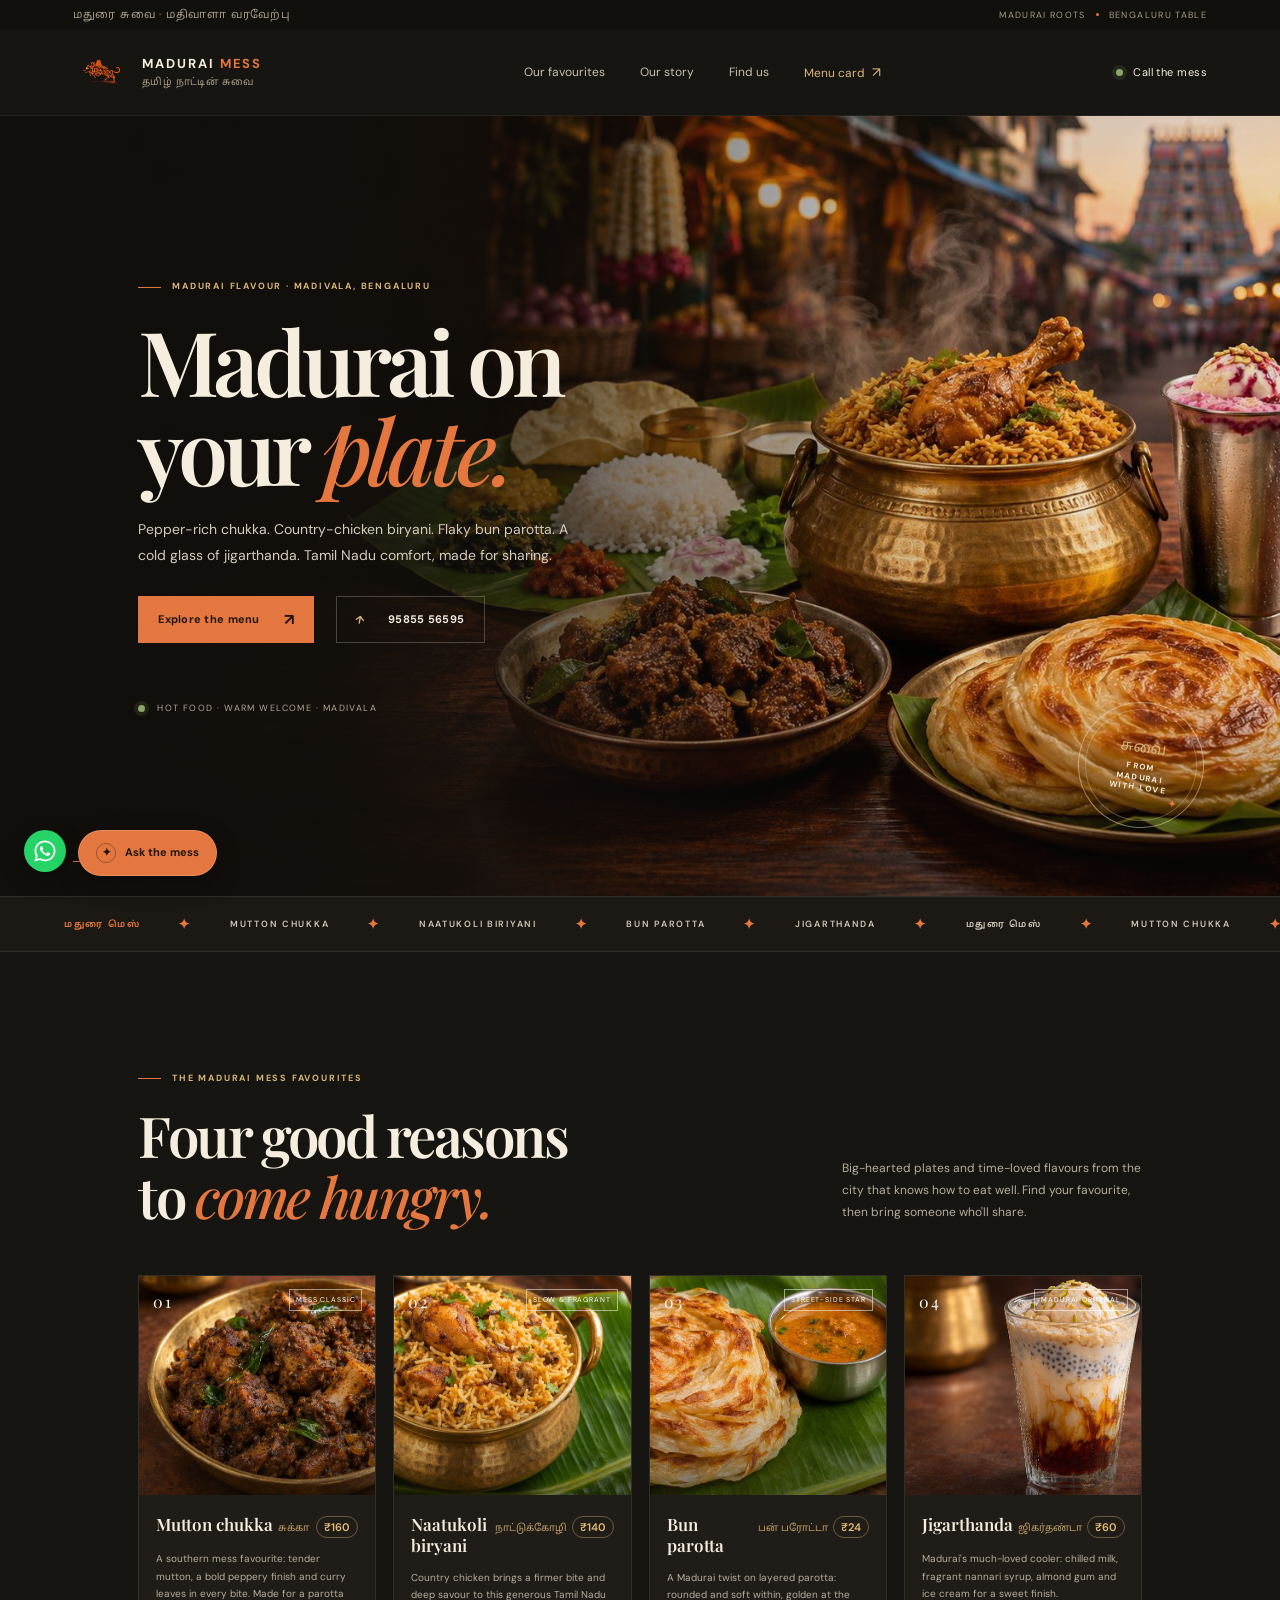
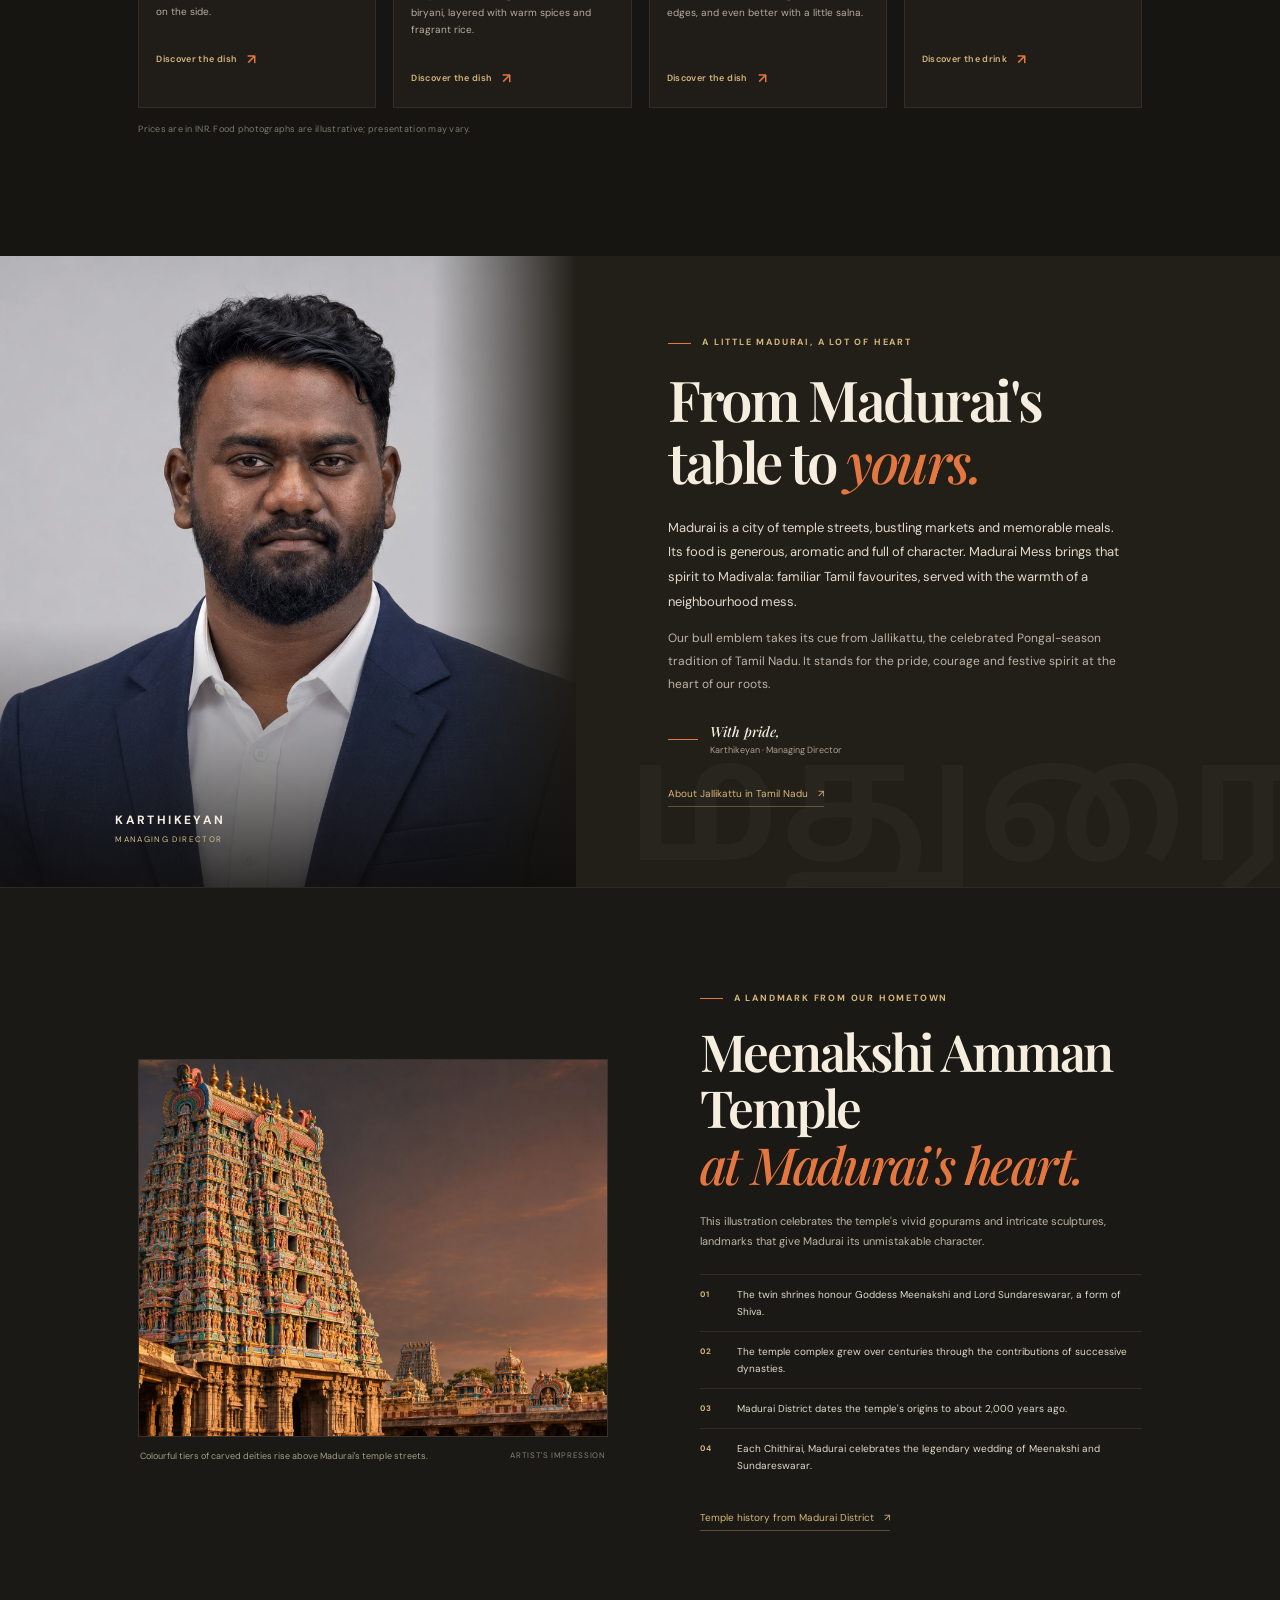
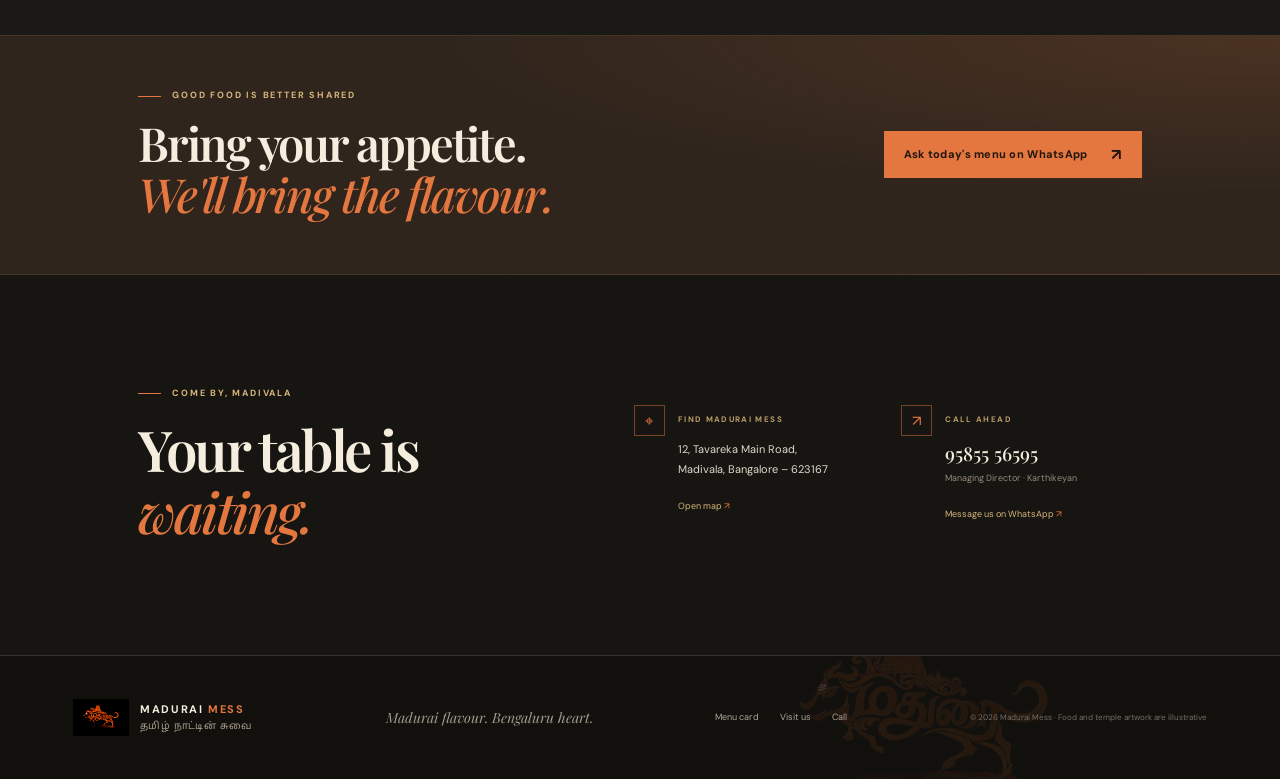
<file: index.html>
<!doctype html>
<html lang="en">
<head>
  <meta charset="utf-8">
  <meta name="viewport" content="width=device-width, initial-scale=1">
  <meta name="theme-color" content="#171511">
  <meta name="description" content="Madurai Mess brings the bold, comforting flavours of Tamil Nadu to Madivala, Bengaluru. Discover mutton chukka, naatukoli biryani, bun parotta and Madurai jigarthanda.">
  <meta property="og:title" content="Madurai Mess | Madurai flavour, Bengaluru heart">
  <meta property="og:description" content="A taste of Madurai, served hot in Madivala, Bengaluru.">
  <meta property="og:type" content="website">
  <meta property="og:image" content="assets/madurai-mess-hero.jpg">
  <title>Madurai Mess | Madurai flavour, Bengaluru heart</title>
  <link rel="preconnect" href="https://fonts.googleapis.com">
  <link rel="preconnect" href="https://fonts.gstatic.com" crossorigin>
  <link href="https://fonts.googleapis.com/css2?family=DM+Sans:wght@400;500;600;700&family=Playfair+Display:wght@500;600;700&family=Noto+Sans+Tamil:wght@500;600&display=swap" rel="stylesheet">
  <link rel="icon" href="assets/bull-mark.svg" type="image/svg+xml">
  <link rel="stylesheet" href="styles.css?v=left-buttons">
  <script type="application/ld+json">
  {
    "@context": "https://schema.org",
    "@type": "Restaurant",
    "name": "Madurai Mess",
    "telephone": "+91-9585556595",
    "servesCuisine": ["South Indian", "Tamil"],
    "address": {
      "@type": "PostalAddress",
      "streetAddress": "12, Tavareka Main Road, Madivala",
      "addressLocality": "Bangalore",
      "postalCode": "623167",
      "addressCountry": "IN"
    }
  }
  </script>
</head>
<body>
  <div class="topline">
    <span>மதுரை சுவை · மதிவாளா வரவேற்பு</span>
    <span class="topline-right">MADURAI ROOTS <i></i> BENGALURU TABLE</span>
  </div>
  <header class="site-header" id="top">
    <a class="brand" href="index.html" aria-label="Madurai Mess home">
      <img src="assets/madurai-mess-logo.jpg" alt="Madurai Mess logo" width="48" height="48">
      <span class="brand-copy"><strong>MADURAI <b>MESS</b></strong><small>தமிழ் நாட்டின் சுவை</small></span>
    </a>
    <button class="nav-toggle" type="button" aria-label="Open navigation" aria-expanded="false"><span></span><span></span></button>
    <nav class="main-nav" aria-label="Main navigation">
      <a href="#specials">Our favourites</a><a href="#story">Our story</a><a href="#visit">Find us</a><a class="nav-menu-link" href="menu.html">Menu card <span>↗</span></a>
    </nav>
    <a class="header-call" href="tel:+919585556595"><span class="call-dot"></span> Call the mess</a>
  </header>
  <main>
    <section class="hero" aria-labelledby="hero-title">
      <div class="hero-shade"></div>
      <div class="hero-content">
        <p class="eyebrow"><span class="eyebrow-line"></span> MADURAI FLAVOUR · MADIVALA, BENGALURU</p>
        <h1 id="hero-title">Madurai on<br>your <em>plate.</em></h1>
        <p class="hero-lede">Pepper-rich chukka. Country-chicken biryani. Flaky bun parotta. A cold glass of jigarthanda. Tamil Nadu comfort, made for sharing.</p>
        <div class="hero-actions"><a class="button button-primary" href="menu.html">Explore the menu <span>↗</span></a><a class="button button-quiet" href="tel:+919585556595"><span class="phone-icon">↗</span> 95855 56595</a></div>
        <div class="hero-footnote"><span class="pulse"></span> HOT FOOD · WARM WELCOME · MADIVALA</div>
      </div>
      <div class="hero-stamp" aria-hidden="true"><span>சுவை</span><b>FROM<br>MADURAI<br>WITH LOVE</b><i>✦</i></div>
      <a class="scroll-cue" href="#specials" aria-label="Scroll to Madurai favourites"><span></span> SCROLL TO TASTE</a>
    </section>
    <div class="ticker" aria-label="Madurai Mess highlights"><div class="ticker-track"><span>மதுரை மெஸ்</span><i>✦</i><span>MUTTON CHUKKA</span><i>✦</i><span>NAATUKOLI BIRIYANI</span><i>✦</i><span>BUN PAROTTA</span><i>✦</i><span>JIGARTHANDA</span><i>✦</i><span>மதுரை மெஸ்</span><i>✦</i><span>MUTTON CHUKKA</span><i>✦</i><span>NAATUKOLI BIRIYANI</span><i>✦</i><span>BUN PAROTTA</span><i>✦</i><span>JIGARTHANDA</span><i>✦</i></div></div>
    <section class="section favourites" id="specials">
      <div class="section-heading"><div><p class="eyebrow"><span class="eyebrow-line"></span> THE MADURAI MESS FAVOURITES</p><h2>Four good reasons<br>to <em>come hungry.</em></h2></div><p class="section-intro">Big-hearted plates and time-loved flavours from the city that knows how to eat well. Find your favourite, then bring someone who'll share.</p></div>
      <div class="dish-grid">
        <article class="dish-card"><div class="dish-photo photo-chukka" role="img" aria-label="A bowl of peppery mutton chukka with curry leaves"><span class="dish-number">01</span><span class="dish-note">MESS CLASSIC</span></div><div class="dish-copy"><div class="dish-title-line"><h3>Mutton chukka</h3><span>சுக்கா</span><b class="price-tag">₹160</b></div><p>A southern mess favourite: tender mutton, a bold peppery finish and curry leaves in every bite. Made for a parotta on the side.</p><a href="menu.html#madurai-classics">Discover the dish <span>↗</span></a></div></article>
        <article class="dish-card"><div class="dish-photo photo-biryani" role="img" aria-label="Country chicken biryani in a brass pot"><span class="dish-number">02</span><span class="dish-note">SLOW & FRAGRANT</span></div><div class="dish-copy"><div class="dish-title-line"><h3>Naatukoli biryani</h3><span>நாட்டுக்கோழி</span><b class="price-tag">₹140</b></div><p>Country chicken brings a firmer bite and deep savour to this generous Tamil Nadu biryani, layered with warm spices and fragrant rice.</p><a href="menu.html#madurai-classics">Discover the dish <span>↗</span></a></div></article>
        <article class="dish-card"><div class="dish-photo photo-parotta" role="img" aria-label="Golden, layered bun parotta served with salna"><span class="dish-number">03</span><span class="dish-note">STREET-SIDE STAR</span></div><div class="dish-copy"><div class="dish-title-line"><h3>Bun parotta</h3><span>பன் பரோட்டா</span><b class="price-tag">₹24</b></div><p>A Madurai twist on layered parotta: rounded and soft within, golden at the edges, and even better with a little salna.</p><a href="menu.html#madurai-classics">Discover the dish <span>↗</span></a></div></article>
        <article class="dish-card"><div class="dish-photo photo-jigarthanda" role="img" aria-label="A chilled glass of layered Madurai jigarthanda"><span class="dish-number">04</span><span class="dish-note">MADURAI ORIGINAL</span></div><div class="dish-copy"><div class="dish-title-line"><h3>Jigarthanda</h3><span>ஜிகர்தண்டா</span><b class="price-tag">₹60</b></div><p>Madurai's much-loved cooler: chilled milk, fragrant nannari syrup, almond gum and ice cream for a sweet finish.</p><a href="menu.html#coolers">Discover the drink <span>↗</span></a></div></article>
      </div>
      <p class="image-disclaimer">Prices are in INR. Food photographs are illustrative; presentation may vary.</p>
    </section>
    <section class="roots" id="story">
      <div class="roots-image"><img src="assets/karthikeyan.jpg" alt="Karthikeyan, Managing Director of Madurai Mess" loading="lazy"><span class="portrait-caption"><b>KARTHIKEYAN</b><small>MANAGING DIRECTOR</small></span></div>
      <div class="roots-copy"><p class="eyebrow"><span class="eyebrow-line"></span> A LITTLE MADURAI, A LOT OF HEART</p><h2>From Madurai's<br>table to <em>yours.</em></h2><p class="roots-lede">Madurai is a city of temple streets, bustling markets and memorable meals. Its food is generous, aromatic and full of character. Madurai Mess brings that spirit to Madivala: familiar Tamil favourites, served with the warmth of a neighbourhood mess.</p><p>Our bull emblem takes its cue from Jallikattu, the celebrated Pongal-season tradition of Tamil Nadu. It stands for the pride, courage and festive spirit at the heart of our roots.</p><div class="roots-signoff"><span class="signoff-rule"></span><span><b>With pride,</b><small>Karthikeyan · Managing Director</small></span></div><a class="text-link" href="https://www.tamilnadutourism.com/attractions/traditions/jallikattu-bull-festival" target="_blank" rel="noreferrer">About Jallikattu in Tamil Nadu <span>↗</span></a></div>
      <div class="roots-decoration" aria-hidden="true">மதுரை</div>
    </section>
    <section class="temple-story" aria-labelledby="temple-title">
      <figure class="temple-figure">
        <img src="assets/meenakshi-temple.jpg" alt="Artistic illustration of the colorful, sculpted gopuram of Meenakshi Amman Temple in Madurai" loading="lazy">
        <figcaption>Colourful tiers of carved deities rise above Madurai's temple streets. <span>Artist's impression</span></figcaption>
      </figure>
      <div class="temple-copy">
        <p class="eyebrow"><span class="eyebrow-line"></span> A LANDMARK FROM OUR HOMETOWN</p>
        <h2 id="temple-title">Meenakshi Amman Temple<br><em>at Madurai's heart.</em></h2>
        <p class="temple-intro">This illustration celebrates the temple's vivid gopurams and intricate sculptures, landmarks that give Madurai its unmistakable character.</p>
        <ol class="temple-history" aria-label="Four short facts about the temple">
          <li><span>01</span><p>The twin shrines honour Goddess Meenakshi and Lord Sundareswarar, a form of Shiva.</p></li>
          <li><span>02</span><p>The temple complex grew over centuries through the contributions of successive dynasties.</p></li>
          <li><span>03</span><p>Madurai District dates the temple's origins to about 2,000 years ago.</p></li>
          <li><span>04</span><p>Each Chithirai, Madurai celebrates the legendary wedding of Meenakshi and Sundareswarar.</p></li>
        </ol>
        <a class="text-link" href="https://madurai.nic.in/tourist-place/sri-meenakshi-sundareswarar-temple/" target="_blank" rel="noreferrer">Temple history from Madurai District <span>↗</span></a>
      </div>
    </section>
    <section class="callout"><div class="callout-copy"><p class="eyebrow"><span class="eyebrow-line"></span> GOOD FOOD IS BETTER SHARED</p><h2>Bring your appetite.<br><em>We'll bring the flavour.</em></h2></div><a class="button button-primary" href="https://wa.me/919585556595?text=Vanakkam%20Madurai%20Mess%2C%20please%20share%20today%27s%20menu%20and%20prices." target="_blank" rel="noreferrer">Ask today's menu on WhatsApp <span>↗</span></a></section>
    <section class="visit section" id="visit">
      <div class="visit-heading"><p class="eyebrow"><span class="eyebrow-line"></span> COME BY, MADIVALA</p><h2>Your table is<br><em>waiting.</em></h2></div>
      <div class="visit-details">
        <div class="visit-detail"><span class="detail-icon">⌖</span><div><small>FIND MADURAI MESS</small><p>12, Tavareka Main Road,<br>Madivala, Bangalore – 623167</p><a href="https://www.google.com/maps/search/?api=1&query=12%2C%20Tavareka%20Main%20Road%2C%20Madivala%2C%20Bangalore%20623167" target="_blank" rel="noreferrer">Open map <span>↗</span></a></div></div>
        <div class="visit-detail"><span class="detail-icon">↗</span><div><small>CALL AHEAD</small><p><a class="phone-number" href="tel:+919585556595">95855 56595</a><br><span>Managing Director · Karthikeyan</span></p><a href="https://wa.me/919585556595?text=Vanakkam%20Madurai%20Mess" target="_blank" rel="noreferrer">Message us on WhatsApp <span>↗</span></a></div></div>
      </div>
    </section>
  </main>
  <footer class="site-footer"><a class="brand footer-brand" href="#top"><img src="assets/madurai-mess-logo.jpg" alt="Madurai Mess logo" width="44" height="44"><span class="brand-copy"><strong>MADURAI <b>MESS</b></strong><small>தமிழ் நாட்டின் சுவை</small></span></a><p>Madurai flavour. Bengaluru heart.</p><div class="footer-links"><a href="menu.html">Menu card</a><a href="#visit">Visit us</a><a href="tel:+919585556595">Call</a></div><small class="copyright">© <span data-year></span> Madurai Mess · Food and temple artwork are illustrative</small></footer>
  <a class="whatsapp-float" href="https://wa.me/919585556595?text=Vanakkam%20Madurai%20Mess%2C%20I%20have%20a%20personal%20query." target="_blank" rel="noreferrer" aria-label="WhatsApp Madurai Mess for a personal or custom query">
    <svg viewBox="0 0 32 32" aria-hidden="true"><path d="M16.02 3C8.9 3 3.1 8.78 3.1 15.9c0 2.25.59 4.44 1.71 6.38L3 29l6.91-1.8a12.9 12.9 0 0 0 6.1 1.54h.01c7.12 0 12.91-5.8 12.91-12.92A12.8 12.8 0 0 0 25.15 6.7 12.82 12.82 0 0 0 16.02 3Zm0 23.55h-.01c-1.9 0-3.77-.51-5.4-1.48l-.39-.23-4.1 1.07 1.1-4-.26-.41a10.57 10.57 0 0 1-1.63-5.6c0-5.88 4.8-10.66 10.69-10.66 2.85 0 5.53 1.11 7.55 3.13a10.58 10.58 0 0 1 3.12 7.55c0 5.89-4.79 10.68-10.67 10.68Zm5.86-7.99c-.32-.16-1.9-.94-2.19-1.04-.29-.1-.5-.16-.71.16-.21.31-.82 1.04-1 1.25-.18.21-.37.24-.68.08-.32-.16-1.34-.49-2.55-1.56-.94-.84-1.57-1.88-1.75-2.19-.18-.31-.02-.48.14-.64.14-.14.32-.37.47-.55.16-.19.21-.32.32-.53.1-.2.05-.39-.03-.55-.08-.16-.71-1.72-.97-2.36-.25-.61-.51-.52-.7-.53l-.6-.01c-.21 0-.55.08-.84.39-.29.31-1.1 1.08-1.1 2.64s1.12 3.06 1.28 3.27c.16.21 2.2 3.36 5.33 4.71.74.32 1.32.51 1.78.65.75.24 1.44.2 1.98.12.6-.09 1.9-.78 2.17-1.53.26-.76.26-1.4.18-1.54-.08-.14-.29-.22-.61-.38Z"/></svg>
  </a>
  <button class="chat-launcher" type="button" aria-expanded="false" aria-controls="mess-chat-panel"><span class="chat-launcher-icon">✦</span><span>Ask the mess</span></button>
  <section class="chat-panel" id="mess-chat-panel" aria-label="Madurai Mess menu assistant" hidden>
    <header class="chat-header"><div class="chat-brand"><img src="assets/madurai-mess-logo.jpg" alt="Madurai Mess logo" width="38" height="38"><span><b>Madurai Mess Assistant</b><small>Menu &amp; price questions</small></span></div><button class="chat-close" type="button" aria-label="Close chat">×</button></header>
    <a class="chat-whatsapp-link" href="https://wa.me/919585556595?text=Vanakkam%20Madurai%20Mess%2C%20I%20have%20a%20personal%20query." target="_blank" rel="noreferrer"><span class="wa-mini">◔</span> Personal or custom question? WhatsApp us <span>↗</span></a>
    <div class="chat-messages" aria-live="polite" aria-relevant="additions text"><div class="chat-message bot-message">Vanakkam! Ask me about our dishes, menu or prices. I’ll help with what I know.</div></div>
    <div class="chat-quick-replies"><button type="button" data-question="Show me the menu">Menu</button><button type="button" data-question="What are today's prices?">Today's prices</button><button type="button" data-question="Where are you located?">Location</button></div>
    <form class="chat-form"><label class="sr-only" for="mess-chat-input">Ask about Madurai Mess products or prices</label><input id="mess-chat-input" name="question" type="text" placeholder="Ask about a dish or price…" autocomplete="off" required><button type="submit" aria-label="Send message">↑</button></form>
    <p class="chat-footnote">For the latest availability and prices, message us on WhatsApp.</p>
  </section>
  <script src="script.js"></script>
</body>
</html>
</file>
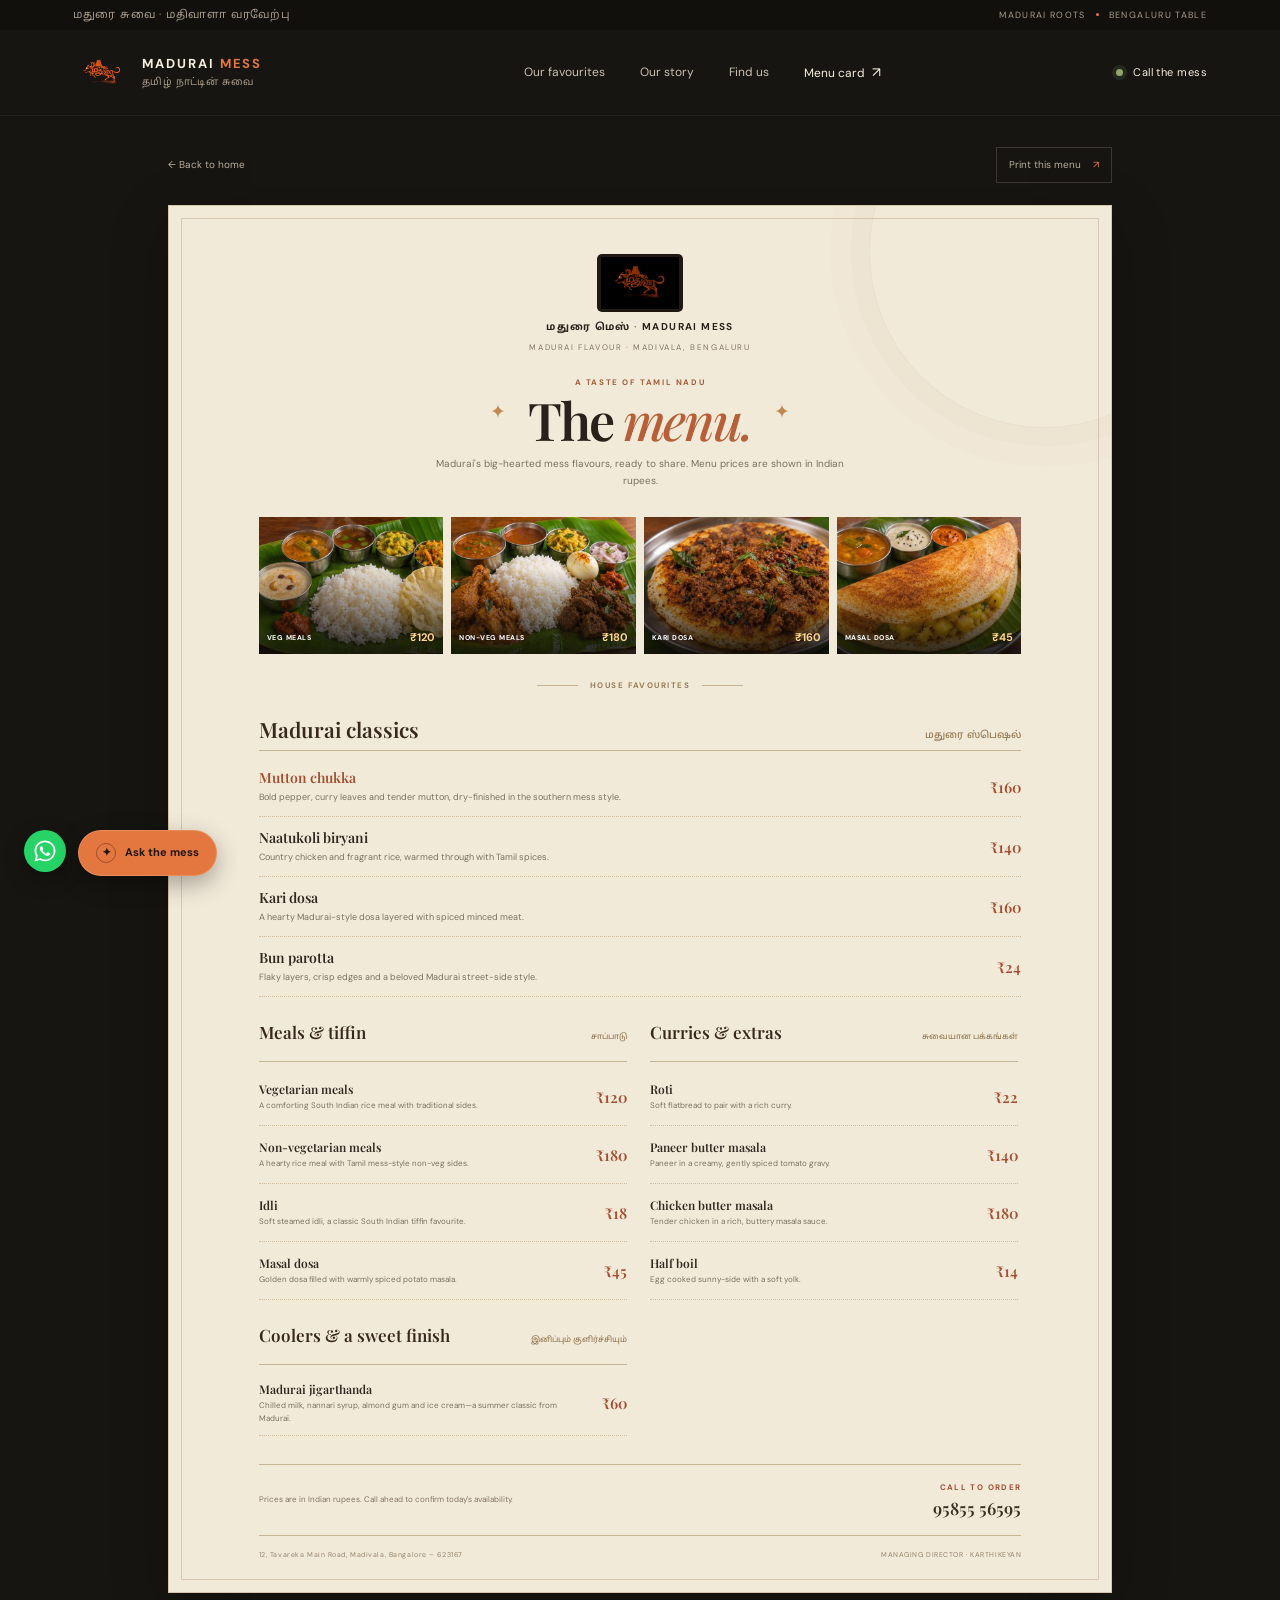
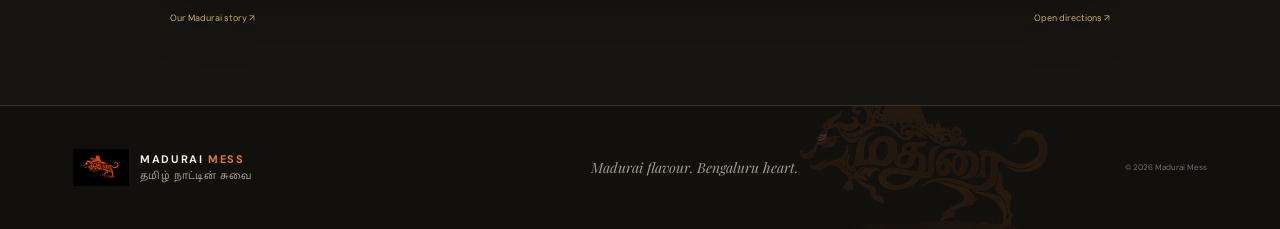
<file: menu.html>
<!doctype html>
<html lang="en">
<head>
  <meta charset="utf-8"><meta name="viewport" content="width=device-width, initial-scale=1"><meta name="theme-color" content="#171511">
  <meta name="description" content="Madurai Mess menu card: Madurai mutton chukka, naatukoli biryani, bun parotta, jigarthanda and Tamil Nadu favourites.">
  <title>Menu Card | Madurai Mess</title>
  <link rel="preconnect" href="https://fonts.googleapis.com"><link rel="preconnect" href="https://fonts.gstatic.com" crossorigin>
  <link href="https://fonts.googleapis.com/css2?family=DM+Sans:wght@400;500;600;700&family=Playfair+Display:wght@500;600;700&family=Noto+Sans+Tamil:wght@500;600&display=swap" rel="stylesheet">
  <link rel="icon" href="assets/bull-mark.svg" type="image/svg+xml"><link rel="stylesheet" href="styles.css?v=left-buttons">
</head>
<body class="menu-page">
  <div class="topline"><span>மதுரை சுவை · மதிவாளா வரவேற்பு</span><span class="topline-right">MADURAI ROOTS <i></i> BENGALURU TABLE</span></div>
  <header class="site-header"><a class="brand" href="index.html" aria-label="Madurai Mess home"><img src="assets/madurai-mess-logo.jpg" alt="Madurai Mess logo" width="48" height="48"><span class="brand-copy"><strong>MADURAI <b>MESS</b></strong><small>தமிழ் நாட்டின் சுவை</small></span></a><button class="nav-toggle" type="button" aria-label="Open navigation" aria-expanded="false"><span></span><span></span></button><nav class="main-nav" aria-label="Main navigation"><a href="index.html#specials">Our favourites</a><a href="index.html#story">Our story</a><a href="index.html#visit">Find us</a><a class="nav-menu-link" href="menu.html" aria-current="page">Menu card <span>↗</span></a></nav><a class="header-call" href="tel:+919585556595"><span class="call-dot"></span> Call the mess</a></header>
  <main class="menu-main">
    <div class="menu-top-actions"><a class="back-link" href="index.html">← Back to home</a><button class="print-button" type="button" onclick="window.print()">Print this menu <span>↗</span></button></div>
    <section class="menu-board" aria-labelledby="menu-title">
      <div class="menu-board-top"><img src="assets/madurai-mess-logo.jpg" alt="Madurai Mess logo" width="64" height="64"><p>மதுரை மெஸ் <span>·</span> MADURAI MESS</p><small>MADURAI FLAVOUR · MADIVALA, BENGALURU</small></div>
      <div class="menu-title-row"><span class="menu-spark">✦</span><div><p class="eyebrow">A TASTE OF TAMIL NADU</p><h1 id="menu-title">The <em>menu.</em></h1></div><span class="menu-spark">✦</span></div>
      <p class="menu-intro">Madurai's big-hearted mess flavours, ready to share. Menu prices are shown in Indian rupees.</p>
      <div class="menu-photo-grid" aria-label="Madurai Mess meals and dosa photographs">
        <figure class="menu-photo menu-photo-veg" role="img" aria-label="Vegetarian South Indian meals served on a banana leaf"><figcaption><span>VEG MEALS</span><b>₹120</b></figcaption></figure>
        <figure class="menu-photo menu-photo-nonveg" role="img" aria-label="Non-vegetarian South Indian meals served on a banana leaf"><figcaption><span>NON-VEG MEALS</span><b>₹180</b></figcaption></figure>
        <figure class="menu-photo menu-photo-kari" role="img" aria-label="Madurai kari dosa topped with spiced minced meat"><figcaption><span>KARI DOSA</span><b>₹160</b></figcaption></figure>
        <figure class="menu-photo menu-photo-masal" role="img" aria-label="Golden masala dosa with potato masala"><figcaption><span>MASAL DOSA</span><b>₹45</b></figcaption></figure>
      </div>
      <div class="menu-rule"><span></span> HOUSE FAVOURITES <span></span></div>
      <section class="menu-category" id="madurai-classics">
        <h2>Madurai classics <span>மதுரை ஸ்பெஷல்</span></h2>
        <article class="menu-item menu-item-featured"><div><h3>Mutton chukka</h3><p>Bold pepper, curry leaves and tender mutton, dry-finished in the southern mess style.</p></div><span class="menu-price">₹160</span></article>
        <article class="menu-item"><div><h3>Naatukoli biryani</h3><p>Country chicken and fragrant rice, warmed through with Tamil spices.</p></div><span class="menu-price">₹140</span></article>
        <article class="menu-item"><div><h3>Kari dosa</h3><p>A hearty Madurai-style dosa layered with spiced minced meat.</p></div><span class="menu-price">₹160</span></article>
        <article class="menu-item"><div><h3>Bun parotta</h3><p>Flaky layers, crisp edges and a beloved Madurai street-side style.</p></div><span class="menu-price">₹24</span></article>
      </section>
      <section class="menu-category menu-category-secondary" id="meals"><h2>Meals &amp; tiffin <span>சாப்பாடு</span></h2>
        <article class="menu-item"><div><h3>Vegetarian meals</h3><p>A comforting South Indian rice meal with traditional sides.</p></div><span class="menu-price">₹120</span></article>
        <article class="menu-item"><div><h3>Non-vegetarian meals</h3><p>A hearty rice meal with Tamil mess-style non-veg sides.</p></div><span class="menu-price">₹180</span></article>
        <article class="menu-item"><div><h3>Idli</h3><p>Soft steamed idli, a classic South Indian tiffin favourite.</p></div><span class="menu-price">₹18</span></article>
        <article class="menu-item"><div><h3>Masal dosa</h3><p>Golden dosa filled with warmly spiced potato masala.</p></div><span class="menu-price">₹45</span></article>
      </section>
      <section class="menu-category menu-category-secondary"><h2>Curries &amp; extras <span>சுவையான பக்கங்கள்</span></h2>
        <article class="menu-item"><div><h3>Roti</h3><p>Soft flatbread to pair with a rich curry.</p></div><span class="menu-price">₹22</span></article>
        <article class="menu-item"><div><h3>Paneer butter masala</h3><p>Paneer in a creamy, gently spiced tomato gravy.</p></div><span class="menu-price">₹140</span></article>
        <article class="menu-item"><div><h3>Chicken butter masala</h3><p>Tender chicken in a rich, buttery masala sauce.</p></div><span class="menu-price">₹180</span></article>
        <article class="menu-item"><div><h3>Half boil</h3><p>Egg cooked sunny-side with a soft yolk.</p></div><span class="menu-price">₹14</span></article>
      </section>
      <section class="menu-category menu-category-secondary" id="coolers"><h2>Coolers &amp; a sweet finish <span>இனிப்பும் குளிர்ச்சியும்</span></h2>
        <article class="menu-item"><div><h3>Madurai jigarthanda</h3><p>Chilled milk, nannari syrup, almond gum and ice cream—a summer classic from Madurai.</p></div><span class="menu-price">₹60</span></article>
      </section>
      <div class="menu-bottom"><p class="menu-note">Prices are in Indian rupees. Call ahead to confirm today's availability.</p><a class="menu-order" href="tel:+919585556595">CALL TO ORDER <span>95855 56595</span></a></div>
      <div class="menu-address"><span>12, Tavareka Main Road, Madivala, Bangalore – 623167</span><span>MANAGING DIRECTOR · KARTHIKEYAN</span></div>
    </section>
    <div class="menu-foot-links"><a href="index.html#story">Our Madurai story ↗</a><a href="https://www.google.com/maps/search/?api=1&amp;query=12%2C%20Tavareka%20Main%20Road%2C%20Madivala%2C%20Bangalore%20623167" target="_blank" rel="noreferrer">Open directions ↗</a></div>
  </main>
  <footer class="site-footer menu-footer"><a class="brand footer-brand" href="index.html"><img src="assets/madurai-mess-logo.jpg" alt="Madurai Mess logo" width="44" height="44"><span class="brand-copy"><strong>MADURAI <b>MESS</b></strong><small>தமிழ் நாட்டின் சுவை</small></span></a><p>Madurai flavour. Bengaluru heart.</p><small class="copyright">© <span data-year></span> Madurai Mess</small></footer>
  <a class="whatsapp-float" href="https://wa.me/919585556595?text=Vanakkam%20Madurai%20Mess%2C%20I%20have%20a%20personal%20query." target="_blank" rel="noreferrer" aria-label="WhatsApp Madurai Mess for a personal or custom query">
    <svg viewBox="0 0 32 32" aria-hidden="true"><path d="M16.02 3C8.9 3 3.1 8.78 3.1 15.9c0 2.25.59 4.44 1.71 6.38L3 29l6.91-1.8a12.9 12.9 0 0 0 6.1 1.54h.01c7.12 0 12.91-5.8 12.91-12.92A12.8 12.8 0 0 0 25.15 6.7 12.82 12.82 0 0 0 16.02 3Zm0 23.55h-.01c-1.9 0-3.77-.51-5.4-1.48l-.39-.23-4.1 1.07 1.1-4-.26-.41a10.57 10.57 0 0 1-1.63-5.6c0-5.88 4.8-10.66 10.69-10.66 2.85 0 5.53 1.11 7.55 3.13a10.58 10.58 0 0 1 3.12 7.55c0 5.89-4.79 10.68-10.67 10.68Zm5.86-7.99c-.32-.16-1.9-.94-2.19-1.04-.29-.1-.5-.16-.71.16-.21.31-.82 1.04-1 1.25-.18.21-.37.24-.68.08-.32-.16-1.34-.49-2.55-1.56-.94-.84-1.57-1.88-1.75-2.19-.18-.31-.02-.48.14-.64.14-.14.32-.37.47-.55.16-.19.21-.32.32-.53.1-.2.05-.39-.03-.55-.08-.16-.71-1.72-.97-2.36-.25-.61-.51-.52-.7-.53l-.6-.01c-.21 0-.55.08-.84.39-.29.31-1.1 1.08-1.1 2.64s1.12 3.06 1.28 3.27c.16.21 2.2 3.36 5.33 4.71.74.32 1.32.51 1.78.65.75.24 1.44.2 1.98.12.6-.09 1.9-.78 2.17-1.53.26-.76.26-1.4.18-1.54-.08-.14-.29-.22-.61-.38Z"/></svg>
  </a>
  <button class="chat-launcher" type="button" aria-expanded="false" aria-controls="mess-chat-panel"><span class="chat-launcher-icon">✦</span><span>Ask the mess</span></button>
  <section class="chat-panel" id="mess-chat-panel" aria-label="Madurai Mess menu assistant" hidden>
    <header class="chat-header"><div class="chat-brand"><img src="assets/madurai-mess-logo.jpg" alt="Madurai Mess logo" width="38" height="38"><span><b>Madurai Mess Assistant</b><small>Menu &amp; price questions</small></span></div><button class="chat-close" type="button" aria-label="Close chat">×</button></header>
    <a class="chat-whatsapp-link" href="https://wa.me/919585556595?text=Vanakkam%20Madurai%20Mess%2C%20I%20have%20a%20personal%20query." target="_blank" rel="noreferrer"><span class="wa-mini">◔</span> Personal or custom question? WhatsApp us <span>↗</span></a>
    <div class="chat-messages" aria-live="polite" aria-relevant="additions text"><div class="chat-message bot-message">Vanakkam! Ask me about our dishes, menu or prices. I’ll help with what I know.</div></div>
    <div class="chat-quick-replies"><button type="button" data-question="Show me the menu">Menu</button><button type="button" data-question="What are today's prices?">Today's prices</button><button type="button" data-question="Where are you located?">Location</button></div>
    <form class="chat-form"><label class="sr-only" for="mess-chat-input">Ask about Madurai Mess products or prices</label><input id="mess-chat-input" name="question" type="text" placeholder="Ask about a dish or price…" autocomplete="off" required><button type="submit" aria-label="Send message">↑</button></form>
    <p class="chat-footnote">For the latest availability and prices, message us on WhatsApp.</p>
  </section>
  <script src="script.js"></script>
</body>
</html>
</file>
<file: styles.css>
:root{color-scheme:dark;--ink:#171511;--cream:#f5eedf;--muted:#b6ad9e;--orange:#e4773f;--gold:#d6b67b;--line:rgba(244,234,214,.16);--sans:'DM Sans','Noto Sans Tamil',sans-serif;--serif:'Playfair Display',Georgia,serif}
*{box-sizing:border-box}html{scroll-behavior:smooth;scroll-padding-top:100px}body{margin:0;background:var(--ink);color:var(--cream);font-family:var(--sans);font-size:15px;line-height:1.6;-webkit-font-smoothing:antialiased}a{color:inherit;text-decoration:none}button{font:inherit}::selection{background:var(--orange);color:var(--ink)}
.topline{height:30px;padding:0 5.7vw;display:flex;align-items:center;justify-content:space-between;background:#11100d;color:#a69b89;font-size:9px;letter-spacing:.15em;text-transform:uppercase}.topline>span:first-child{font-family:var(--sans);font-size:11px;letter-spacing:.07em}.topline-right{display:flex;gap:10px;align-items:center}.topline-right i{width:3px;height:3px;background:var(--orange);border-radius:50%}
.site-header{height:86px;padding:0 5.7vw;display:flex;align-items:center;justify-content:space-between;position:relative;z-index:20;background:#171511;border-bottom:1px solid rgba(255,255,255,.055)}.brand{display:inline-flex;align-items:center;gap:11px;min-width:215px}.brand img{display:block}.brand-copy{display:flex;flex-direction:column;line-height:1.1}.brand-copy strong{font-size:13px;letter-spacing:.15em}.brand-copy strong b{color:var(--orange);font-weight:700}.brand-copy small{margin-top:6px;color:#a69b89;font-family:'Noto Sans Tamil',var(--sans);font-size:10px;letter-spacing:.04em}.main-nav{display:flex;align-items:center;gap:35px}.main-nav a{color:#c8c0b2;font-size:12px;transition:color .2s}.main-nav a:hover,.main-nav a[aria-current=page]{color:var(--cream)}.main-nav .nav-menu-link{color:var(--gold)}.nav-menu-link span{padding-left:4px;font-size:14px}.header-call{display:inline-flex;align-items:center;gap:10px;color:var(--cream);font-size:11px;letter-spacing:.04em}.call-dot,.pulse{width:7px;height:7px;border-radius:50%;background:#8fa66a;box-shadow:0 0 0 4px rgba(143,166,106,.13)}.nav-toggle{display:none}
.hero{min-height:660px;height:min(780px,calc(100vh - 116px));position:relative;display:flex;align-items:center;overflow:hidden;background:#17120e url('assets/madurai-mess-hero.jpg') center 49%/cover no-repeat}.hero-shade{position:absolute;inset:0;background:linear-gradient(90deg,rgba(17,15,12,.98),rgba(17,15,12,.9) 27%,rgba(17,15,12,.51) 49%,rgba(17,15,12,.08) 78%),linear-gradient(0deg,rgba(14,12,10,.42),transparent 28%)}.hero-content{width:min(610px,53vw);position:relative;z-index:1;margin-left:10.8vw;padding:0 0 16px;animation:rise-in .7s ease both}.eyebrow{margin:0 0 22px;color:var(--gold);display:flex;align-items:center;gap:11px;font-size:9px;font-weight:700;letter-spacing:.2em;line-height:1.5}.eyebrow-line{width:23px;height:1px;flex:0 0 23px;background:var(--orange)}h1,h2,h3,p{margin-top:0}.hero h1{margin:0;font:600 clamp(58px,7vw,98px)/.99 var(--serif);letter-spacing:-.055em}.hero h1 em,.section-heading h2 em,.roots h2 em,.callout h2 em,.visit h2 em,.menu-title-row h1 em{color:var(--orange);font-weight:500}.hero-lede{max-width:430px;margin:24px 0 27px;color:#d4ccbe;font-size:14px;line-height:1.85}.hero-actions{display:flex;align-items:center;gap:22px}.button{min-height:47px;display:inline-flex;align-items:center;justify-content:center;gap:24px;padding:0 20px;font-size:11px;font-weight:700;letter-spacing:.025em;transition:transform .2s,background .2s,border-color .2s}.button:hover{transform:translateY(-2px)}.button-primary{background:var(--orange);color:#21150e}.button-primary:hover{background:#ed8c56}.button-quiet{border:1px solid rgba(255,255,255,.22);color:var(--cream)}.button-quiet:hover{border-color:var(--gold)}.button-primary span{font-size:16px}.phone-icon{color:var(--gold);transform:rotate(-35deg)}.hero-footnote{margin-top:58px;display:flex;align-items:center;gap:12px;color:#afa697;font-size:9px;letter-spacing:.16em}.hero-stamp{position:absolute;right:5.9vw;bottom:68px;width:126px;height:126px;border:1px solid rgba(246,236,216,.46);border-radius:50%;transform:rotate(8deg);display:flex;flex-direction:column;justify-content:center;align-items:center;text-align:center;color:var(--cream)}.hero-stamp:before{content:'';position:absolute;inset:6px;border:1px solid rgba(246,236,216,.26);border-radius:50%}.hero-stamp span{color:var(--gold);font-family:'Noto Sans Tamil',var(--sans);font-size:15px}.hero-stamp b{font-size:8px;line-height:1.35;letter-spacing:.17em}.hero-stamp i{position:absolute;right:21px;bottom:18px;color:var(--orange);font-style:normal;font-size:11px}.scroll-cue{position:absolute;bottom:28px;left:5.7vw;display:flex;align-items:center;gap:12px;color:#ada494;font-size:8px;letter-spacing:.17em}.scroll-cue span{width:31px;height:1px;background:var(--orange)}@keyframes rise-in{from{opacity:0;transform:translateY(12px)}to{opacity:1;transform:translateY(0)}}
.ticker{overflow:hidden;border-block:1px solid rgba(235,219,187,.1);background:#1c1915}.ticker-track{min-width:max-content;height:54px;display:flex;align-items:center;justify-content:space-around;gap:38px;padding:0 5vw;color:#d0c7b9;font-size:9px;font-weight:600;letter-spacing:.19em}.ticker-track span:first-child,.ticker-track i{color:var(--orange)}.ticker-track i{font-style:normal;font-size:14px}
.section{padding:120px 10.8vw}.favourites{background:#171511}.section-heading{display:flex;align-items:end;justify-content:space-between;gap:45px;margin-bottom:48px}.section-heading .eyebrow{margin-bottom:18px}.section-heading h2,.roots h2,.callout h2,.visit h2{margin:0;font:600 clamp(38px,4.4vw,58px)/1.1 var(--serif);letter-spacing:-.045em}.section-intro{width:300px;margin:0 0 4px;color:var(--muted);font-size:12px;line-height:1.85}.dish-grid{display:grid;grid-template-columns:repeat(4,minmax(0,1fr));gap:17px}.dish-card{background:#201d18;border:1px solid rgba(243,233,215,.085);transition:transform .25s,border-color .25s}.dish-card:hover{transform:translateY(-5px);border-color:rgba(228,119,63,.43)}.dish-photo{position:relative;aspect-ratio:1.08;overflow:hidden;background-image:url('assets/madurai-food-grid.jpg');background-size:auto 200%;background-repeat:no-repeat}.photo-chukka{background-position:left top}.photo-biryani{background-position:right top}.photo-jigarthanda{background-position:left bottom}.photo-parotta{background-position:right bottom}.dish-photo:after{content:'';position:absolute;inset:50% 0 0;background:linear-gradient(0deg,rgba(12,10,8,.44),transparent);pointer-events:none}.dish-number,.dish-note{z-index:1;position:absolute;top:13px;color:#fff;font-size:8px;letter-spacing:.12em;text-shadow:0 1px 9px rgba(0,0,0,.4)}.dish-number{left:14px;font-family:var(--serif);font-size:16px}.dish-note{right:13px;padding:4px 6px;border:1px solid rgba(255,255,255,.52);font-size:7px}.dish-copy{padding:19px 17px 18px}.dish-title-line{display:flex;align-items:baseline;justify-content:space-between;gap:5px}.dish-title-line h3{margin:0;color:var(--cream);font:600 17px/1.25 var(--serif)}.dish-title-line span{color:#bc9c67;font-family:'Noto Sans Tamil',var(--sans);font-size:10px;white-space:nowrap}.dish-copy p{min-height:80px;margin:12px 0 15px;color:#b6ad9e;font-size:10px;line-height:1.75}.dish-copy>a{display:inline-flex;align-items:center;gap:10px;color:var(--gold);font-size:9px;font-weight:600;letter-spacing:.04em}.dish-copy>a span{color:var(--orange);font-size:14px}.image-disclaimer{margin:14px 0 0;color:#7f776c;font-size:9px;letter-spacing:.03em}
.roots{min-height:625px;display:grid;grid-template-columns:.9fr 1.1fr;position:relative;overflow:hidden;background:#221f19}.roots-image{min-height:625px;position:relative;overflow:hidden;background:#111}.roots-image:after{content:'';position:absolute;inset:0;background:linear-gradient(0deg,rgba(16,14,12,.85),transparent 42%),linear-gradient(90deg,transparent 75%,#221f19)}.roots-image img{width:100%;height:100%;position:absolute;inset:0;object-fit:cover;object-position:50% 35%;filter:saturate(.82)}.portrait-caption{position:absolute;z-index:1;bottom:41px;left:9vw;display:flex;flex-direction:column;gap:3px}.portrait-caption b{font-size:12px;letter-spacing:.2em}.portrait-caption small{color:#d9bd87;font-size:8px;letter-spacing:.17em}.roots-copy{align-self:center;position:relative;z-index:2;padding:80px 12vw 80px 7.2vw}.roots-copy .eyebrow{margin-bottom:18px}.roots-copy h2{margin-bottom:24px}.roots-copy>p:not(.eyebrow){max-width:465px;color:#bdb4a5;font-size:12px;line-height:1.9}.roots-copy .roots-lede{color:#e2d9cb!important;font-size:13px!important}.roots-signoff{display:flex;align-items:center;gap:12px;margin:25px 0 22px}.signoff-rule{width:30px;height:1px;background:var(--orange)}.roots-signoff>span:last-child{display:flex;flex-direction:column}.roots-signoff b{font-family:var(--serif);font-size:14px;font-style:italic;font-weight:500}.roots-signoff small{color:#aa9f8c;font-size:9px}.text-link{display:inline-flex;gap:10px;align-items:center;border-bottom:1px solid rgba(214,182,123,.34);padding-bottom:4px;color:var(--gold);font-size:10px}.roots-decoration{position:absolute;right:-22px;bottom:-67px;color:rgba(245,238,223,.028);font-family:'Noto Sans Tamil';font-size:170px;font-weight:600;pointer-events:none}
.callout{min-height:240px;padding:52px 10.8vw;display:flex;align-items:center;justify-content:space-between;gap:35px;background:#30251d;background-image:radial-gradient(ellipse at 100% 0%,rgba(169,98,52,.22),transparent 46%);border-block:1px solid rgba(232,191,148,.11)}.callout .eyebrow{margin-bottom:14px}.callout h2{font-size:clamp(32px,4vw,47px)}.callout .button{flex:0 0 auto}
.visit{display:grid;grid-template-columns:.9fr 1.1fr;align-items:center;gap:80px;padding-top:112px;padding-bottom:113px}.visit-heading .eyebrow{margin-bottom:18px}.visit-details{display:grid;grid-template-columns:repeat(2,1fr);gap:27px}.visit-detail{display:flex;align-items:flex-start;gap:13px}.detail-icon{width:31px;height:31px;display:grid;place-items:center;border:1px solid rgba(228,119,63,.47);color:var(--orange)}.visit-detail small{color:#bc9c67;font-size:8px;font-weight:700;letter-spacing:.17em}.visit-detail p{margin:11px 0 12px;color:#e0d8ca;font-size:11px;line-height:1.8}.visit-detail p span{color:#938a7c;font-size:9px}.visit-detail>div>a:not(.phone-number){color:var(--gold);font-size:9px}.visit-detail>div>a span{color:var(--orange)}.phone-number{font:500 19px var(--serif);color:var(--cream)}
.site-footer{min-height:124px;padding:25px 5.7vw;display:flex;align-items:center;justify-content:space-between;gap:20px;border-top:1px solid var(--line);background:#11100d}.footer-brand{min-width:190px}.footer-brand img{width:42px;height:42px}.footer-brand .brand-copy strong{font-size:11px}.site-footer>p{margin:0;color:#a39a8b;font:italic 14px var(--serif)}.footer-links{display:flex;gap:21px;color:#afa697;font-size:9px}.footer-links a:hover{color:var(--gold)}.copyright{color:#756e63;font-size:8px}
.menu-page{background:#171511}.menu-main{max-width:1000px;margin:auto;padding:28px 28px 80px}.menu-top-actions{display:flex;justify-content:space-between;align-items:center;margin:3px 0 22px}.back-link,.print-button{color:#b8ae9d;font-size:10px}.back-link:hover,.print-button:hover{color:var(--cream)}.print-button{border:1px solid var(--line);background:transparent;padding:9px 12px;cursor:pointer}.print-button span{color:var(--orange);margin-left:9px}.menu-board{position:relative;overflow:hidden;padding:48px 9.5% 32px;color:#29231c;background:#f2ead9;border:1px solid #d5c6a9;box-shadow:0 16px 55px rgba(0,0,0,.23)}.menu-board:before,.menu-board:after{content:'';position:absolute;pointer-events:none}.menu-board:before{inset:12px;border:1px solid rgba(145,92,52,.25)}.menu-board:after{top:-130px;right:-110px;width:350px;height:350px;border:1px solid rgba(145,92,52,.08);border-radius:50%;box-shadow:0 0 0 18px rgba(145,92,52,.025),0 0 0 39px rgba(145,92,52,.02)}.menu-board-top,.menu-title-row,.menu-intro,.menu-rule,.menu-category,.menu-bottom,.menu-address{position:relative;z-index:1}.menu-board-top{display:flex;flex-direction:column;align-items:center;text-align:center}.menu-board-top img{width:60px;height:60px;margin-bottom:7px}.menu-board-top p{margin:0;font-size:10px;font-weight:700;letter-spacing:.14em}.menu-board-top p span{color:#c46b40}.menu-board-top small{margin-top:6px;color:#837561;font-size:8px;letter-spacing:.2em}.menu-title-row{display:flex;align-items:center;justify-content:center;gap:22px;margin:22px 0 7px;text-align:center}.menu-title-row .eyebrow{justify-content:center;margin:0 0 3px;color:#a45d39;font-size:8px}.menu-title-row h1{margin:0;color:#28221b;font:600 52px/1.1 var(--serif);letter-spacing:-.04em}.menu-title-row h1 em{color:#b75f39}.menu-spark{color:#c18950;font-size:19px}.menu-intro{max-width:440px;margin:0 auto 28px;color:#7b7061;text-align:center;font-size:10px;line-height:1.7}.menu-rule{display:flex;align-items:center;justify-content:center;gap:12px;margin:0 0 24px;color:#987d56;font-size:8px;font-weight:700;letter-spacing:.18em}.menu-rule span{width:41px;height:1px;background:#c5b48e}.menu-category{margin-bottom:25px}.menu-category>h2{margin:0 0 6px;padding-bottom:8px;display:flex;justify-content:space-between;align-items:baseline;border-bottom:1px solid #c6b593;color:#38291e;font:600 21px/1.25 var(--serif)}.menu-category>h2 span{color:#987d56;font-family:'Noto Sans Tamil',var(--sans);font-size:10px;font-weight:500}.menu-item{min-height:60px;display:flex;justify-content:space-between;align-items:center;gap:15px;padding:10px 0;border-bottom:1px dotted #ccbda1}.menu-item h3{margin:0 0 2px;color:#312820;font:600 14px/1.35 var(--serif)}.menu-item p{max-width:540px;margin:0;color:#7b7162;font-size:9px;line-height:1.6}.menu-item-featured h3{color:#a54f30}.menu-item-mark{color:#a85b3b;text-align:center;font-size:7px;font-weight:700;line-height:1.4;letter-spacing:.1em}.menu-dot{color:#bd8754;font-size:11px}.menu-category-secondary{display:inline-block;width:calc(50% - 13px);vertical-align:top;margin-right:19px}.menu-category-secondary+.menu-category-secondary{margin-right:0}.menu-category-secondary>h2{min-height:40px;font-size:17px}.menu-category-secondary>h2 span{font-size:8px}.menu-category-secondary .menu-item{min-height:58px}.menu-category-secondary .menu-item h3{font-size:12px}.menu-category-secondary .menu-item p{font-size:8px}.menu-bottom{display:flex;justify-content:space-between;align-items:center;gap:20px;margin-top:3px;padding:16px 0;border-block:1px solid #c6b593}.menu-note{max-width:270px;margin:0;color:#837561;font-size:8px;line-height:1.6}.menu-order{display:flex;flex-direction:column;color:#a45032;font-size:8px;font-weight:700;letter-spacing:.17em;text-align:right}.menu-order span{margin-top:3px;color:#3a3024;font:600 17px var(--serif);letter-spacing:0}.menu-address{display:flex;justify-content:space-between;gap:10px;margin-top:13px;color:#93836a;font-size:7px;letter-spacing:.08em}.menu-foot-links{display:flex;justify-content:space-between;margin:18px 2px 0;color:var(--gold);font-size:9px}
@media(max-width:1060px){.site-header{padding:0 4vw}.main-nav{gap:21px}.brand{min-width:180px}.section{padding-right:7vw;padding-left:7vw}.dish-grid{grid-template-columns:repeat(2,minmax(0,1fr));gap:18px}.dish-photo{aspect-ratio:1.55}.dish-copy p{min-height:0}.roots-copy{padding-right:8vw;padding-left:6vw}.callout{padding-right:7vw;padding-left:7vw}}
@media(max-width:760px){html{scroll-padding-top:76px}.topline{padding:0 5vw;height:27px}.topline-right{font-size:7px}.site-header{height:72px;padding:0 5vw}.brand{min-width:auto;gap:8px}.brand img{width:42px;height:42px}.brand-copy strong{font-size:11px}.brand-copy small{font-size:8px}.header-call{margin-left:auto;margin-right:17px;font-size:9px}.nav-toggle{width:35px;height:35px;display:flex;flex-direction:column;justify-content:center;align-items:center;gap:5px;border:1px solid var(--line);background:transparent;color:#fff;cursor:pointer}.nav-toggle span{width:13px;height:1px;background:var(--cream)}.main-nav{display:none;position:absolute;top:71px;left:0;right:0;padding:17px 5vw 20px;flex-direction:column;align-items:stretch;gap:0;background:#171511;border-top:1px solid var(--line);box-shadow:0 12px 20px rgba(0,0,0,.25)}.main-nav.is-open{display:flex}.main-nav a{padding:12px 0;border-bottom:1px solid rgba(255,255,255,.07)}.main-nav a:last-child{border:0}.hero{height:690px;min-height:0;max-height:calc(100svh - 99px);background-position:59% center}.hero-shade{background:linear-gradient(90deg,rgba(17,15,12,.94),rgba(17,15,12,.7) 53%,rgba(17,15,12,.25)),linear-gradient(0deg,rgba(14,12,10,.5),transparent 40%)}.hero-content{width:84vw;margin-left:8vw;padding-bottom:9px}.hero h1{font-size:clamp(59px,13vw,82px)}.hero-lede{max-width:365px;font-size:12px}.hero-footnote{margin-top:40px;font-size:7px}.hero-stamp{width:87px;height:87px;right:6vw;bottom:54px}.hero-stamp span{font-size:12px}.hero-stamp b{font-size:6px}.hero-stamp i{right:14px;bottom:13px;font-size:8px}.scroll-cue{display:none}.ticker-track{height:46px;gap:22px;font-size:8px}.section{padding:78px 6vw}.section-heading{display:block;margin-bottom:28px}.section-heading h2,.roots h2,.visit h2{font-size:43px}.section-intro{width:min(100%,420px);margin-top:17px;font-size:11px}.dish-grid{gap:12px}.dish-photo{aspect-ratio:1.1}.dish-copy{padding:14px 12px}.dish-title-line h3{font-size:15px}.dish-title-line span{font-size:8px}.dish-copy p{font-size:9px}.dish-note{top:9px;right:8px;font-size:6px}.dish-number{top:9px;left:9px}.roots{display:block}.roots-image{min-height:420px}.roots-image img{object-position:center 30%}.roots-image:after{background:linear-gradient(0deg,rgba(16,14,12,.88),transparent 47%)}.portrait-caption{left:7vw;bottom:28px}.roots-copy{padding:58px 7vw 65px}.roots-copy>p:not(.eyebrow){font-size:11px}.callout{display:block;padding:52px 7vw}.callout h2{font-size:38px}.callout .button{margin-top:24px}.visit{display:block;padding-top:75px;padding-bottom:75px}.visit-details{margin-top:29px;gap:22px 14px}.visit-detail{gap:9px}.visit-detail p{font-size:9px}.detail-icon{width:27px;height:27px;flex:0 0 27px}.phone-number{font-size:16px}.site-footer{padding:22px 6vw;flex-wrap:wrap}.site-footer>p{display:none}.footer-links{gap:13px;font-size:8px}.copyright{flex-basis:100%}.menu-main{padding:17px 4vw 55px}.menu-board{padding:35px 7% 24px}.menu-title-row h1{font-size:46px}.menu-category-secondary{display:block;width:100%;margin-right:0}.menu-category-secondary>h2{min-height:0;font-size:19px}.menu-category-secondary .menu-item h3{font-size:13px}.menu-category-secondary .menu-item p{font-size:9px}}
@media(max-width:420px){.topline-right{letter-spacing:.08em;gap:6px}.brand-copy strong{font-size:10px}.header-call{margin-right:10px}.button{padding:0 13px;gap:13px;font-size:10px}.hero-actions{gap:9px}.dish-title-line{display:block}.dish-title-line span{display:block;margin-top:3px}.visit-details{grid-template-columns:1fr}.menu-address{flex-direction:column}}
@media print{body.menu-page{background:#fff;color:#29231c}.topline,.site-header,.menu-top-actions,.menu-foot-links,.menu-footer{display:none!important}.menu-main{max-width:none;padding:0}.menu-board{padding:30px 8% 24px;border:0;box-shadow:none;print-color-adjust:exact;-webkit-print-color-adjust:exact}.menu-board:before{inset:7px}.menu-item,.menu-category{break-inside:avoid}.menu-category{margin-bottom:17px}}

/* Madurai landmark story */
.temple-story{display:grid;grid-template-columns:1.03fr .97fr;align-items:center;gap:7.2vw;padding:104px 10.8vw;background:#1b1915;border-top:1px solid rgba(243,233,215,.08)}
.temple-figure{margin:0;min-width:0}
.temple-figure img{display:block;width:100%;aspect-ratio:1.24;object-fit:cover;object-position:38% center;border:1px solid rgba(243,233,215,.12)}
.temple-figure figcaption{display:flex;justify-content:space-between;gap:12px;margin:12px 2px 0;color:#a69b89;font-size:9px;line-height:1.6}
.temple-figure figcaption span{flex:0 0 auto;color:#897f70;font-size:8px;letter-spacing:.08em;text-transform:uppercase}
.temple-copy .eyebrow{margin-bottom:18px}
.temple-copy h2{margin:0 0 19px;color:var(--cream);font:600 clamp(35px,4vw,52px)/1.1 var(--serif);letter-spacing:-.045em}
.temple-copy h2 em{color:var(--orange);font-weight:500}
.temple-intro{max-width:470px;margin:0;color:#bdb4a5;font-size:11px;line-height:1.85}
.temple-history{max-width:490px;margin:22px 0 19px;padding:0;list-style:none}
.temple-history li{display:grid;grid-template-columns:26px 1fr;gap:11px;padding:11px 0;border-top:1px solid rgba(243,233,215,.1)}
.temple-history li>span{padding-top:2px;color:#d6b67b;font-size:8px;font-weight:700;letter-spacing:.12em}
.temple-history li p{margin:0;color:#e0d8ca;font-size:10px;line-height:1.7}
.site-footer{position:relative;isolation:isolate;overflow:hidden}
.site-footer::before{content:"";position:absolute;z-index:0;inset:0;background:url("assets/madurai-mess-logo.jpg") 82% 50%/min(390px,34vw) auto no-repeat;opacity:.18;mix-blend-mode:screen;pointer-events:none}
.site-footer>*{position:relative;z-index:1}
@media(max-width:760px){.temple-story{grid-template-columns:1fr;gap:30px;padding:76px 6vw}.temple-figure img{aspect-ratio:1.28;object-position:35% center}.temple-copy h2{font-size:42px}.temple-history{margin-top:18px}.temple-history li p{font-size:10px}.site-footer::before{background-position:83% center;background-size:min(270px,58vw) auto;opacity:.16}}

.sr-only{position:absolute;width:1px;height:1px;padding:0;margin:-1px;overflow:hidden;clip:rect(0,0,0,0);white-space:nowrap;border:0}
.chat-launcher{position:fixed;z-index:30;left:78px;right:auto;bottom:24px;display:flex;align-items:center;gap:9px;padding:12px 17px;border:1px solid rgba(247,238,223,.18);border-radius:30px;background:#e4773f;color:#21150e;font-size:11px;font-weight:700;box-shadow:0 8px 24px rgba(0,0,0,.32);cursor:pointer;transition:transform .2s,background .2s}
.chat-launcher:hover{transform:translateY(-2px);background:#ed8c56}.chat-launcher-icon{display:grid;place-items:center;width:20px;height:20px;border:1px solid rgba(33,21,14,.37);border-radius:50%;font-size:11px}
.whatsapp-float{position:fixed;z-index:30;left:24px;right:auto;bottom:28px;width:42px;height:42px;display:grid;place-items:center;border-radius:50%;background:#25d366;box-shadow:0 7px 22px rgba(0,0,0,.28);transition:transform .2s}.whatsapp-float:hover{transform:translateY(-3px) scale(1.04)}.whatsapp-float svg{width:26px;height:26px;fill:#fff}
.chat-panel{position:fixed;z-index:31;left:24px;right:auto;bottom:82px;width:min(365px,calc(100vw - 28px));max-height:min(560px,calc(100svh - 110px));display:flex;flex-direction:column;overflow:hidden;border:1px solid rgba(214,182,123,.35);border-radius:15px;background:#f5eedf;color:#29231c;box-shadow:0 18px 60px rgba(0,0,0,.48);animation:chat-pop .2s ease both}
.chat-panel[hidden]{display:none}@keyframes chat-pop{from{opacity:0;transform:translateY(8px) scale(.98)}to{opacity:1;transform:translateY(0) scale(1)}}
.chat-header{min-height:66px;display:flex;align-items:center;justify-content:space-between;padding:10px 14px;background:#211d17;color:#f5eedf}.chat-brand{display:flex;align-items:center;gap:9px}.chat-brand img{width:38px;height:38px}.chat-brand>span{display:flex;flex-direction:column;line-height:1.3}.chat-brand b{font-size:11px}.chat-brand small{color:#c2ad88;font-size:9px}.chat-close{width:30px;height:30px;border:0;background:transparent;color:#e8dece;font-size:23px;cursor:pointer}
.chat-whatsapp-link{display:flex;align-items:center;gap:6px;padding:9px 13px;background:#e9dfcc;color:#66533a;font-size:9px}.chat-whatsapp-link>span:last-child{margin-left:auto;color:#ac603b;font-size:13px}.wa-mini{width:15px;height:15px;display:grid;place-items:center;border-radius:50%;background:#25d366;color:#fff;font-size:11px}
.chat-messages{min-height:140px;max-height:280px;flex:1;display:flex;flex-direction:column;gap:8px;overflow:auto;padding:14px 13px 8px;background:#f5eedf}.chat-message{max-width:88%;padding:10px 12px;border-radius:12px;font-size:10px;line-height:1.65;overflow-wrap:anywhere}.bot-message{align-self:flex-start;border:1px solid #e2d6bf;background:#fffaf0;color:#3f372b;border-bottom-left-radius:4px}.user-message{align-self:flex-end;background:#e7d5b2;color:#392a1c;border-bottom-right-radius:4px}.chat-action{align-self:flex-start;margin:0 0 4px 2px;padding:7px 10px;border-radius:7px;background:#d56d3d;color:#24170f;font-size:9px;font-weight:700}
.chat-quick-replies{display:flex;flex-wrap:wrap;gap:6px;padding:5px 12px 10px;background:#f5eedf}.chat-quick-replies button{padding:6px 9px;border:1px solid #d3c3a7;border-radius:15px;background:transparent;color:#64533c;font-size:8px;cursor:pointer}.chat-quick-replies button:hover{border-color:#c66b40;color:#91451f}
.chat-form{display:flex;gap:7px;padding:10px 11px;border-top:1px solid #e0d4be;background:#fffaf0}.chat-form input{min-width:0;flex:1;padding:10px 11px;border:1px solid #ded1b9;border-radius:8px;background:#fff;color:#2f281f;font:inherit;font-size:10px;outline:none}.chat-form input:focus{border-color:#ce754b;box-shadow:0 0 0 2px rgba(206,117,75,.12)}.chat-form>button{width:38px;border:0;border-radius:8px;background:#e4773f;color:#21150e;font-size:18px;font-weight:700;cursor:pointer}.chat-footnote{margin:0;padding:0 12px 10px;background:#fffaf0;color:#93836b;font-size:8px}
@media(max-width:760px){.chat-launcher{left:68px;right:auto;bottom:14px;padding:11px 14px}.whatsapp-float{left:14px;right:auto;bottom:17px;width:38px;height:38px}.whatsapp-float svg{width:23px;height:23px}.chat-panel{left:12px;right:auto;bottom:68px;width:min(365px,calc(100vw - 24px));max-height:calc(100svh - 84px)}}
@media print{.chat-launcher,.chat-panel,.whatsapp-float{display:none!important}}

/* Restaurant supplied logo, menu prices and photo-led meals */
.brand img{width:58px;height:46px;object-fit:contain;filter:brightness(1.8) contrast(1.16);mix-blend-mode:screen}
.footer-brand img{width:56px;height:43px}
.chat-brand img{width:52px;height:38px;object-fit:contain;filter:brightness(1.55) contrast(1.1);mix-blend-mode:screen}
.menu-board-top img{width:86px;height:58px;object-fit:contain;padding:3px;background:#201a14;border-radius:5px;filter:brightness(1.25) contrast(1.08)}
.price-tag{margin-left:auto;padding:3px 7px;border:1px solid rgba(214,182,123,.4);border-radius:14px;color:#e6bd79;font:600 11px var(--sans);white-space:nowrap}
.menu-photo-grid{position:relative;z-index:1;display:grid;grid-template-columns:repeat(4,minmax(0,1fr));gap:8px;margin:0 0 25px}
.menu-photo{position:relative;aspect-ratio:1.35;margin:0;overflow:hidden;background-image:url('assets/madurai-meals-grid.jpg');background-size:auto 200%;background-repeat:no-repeat}
.menu-photo:after{content:'';position:absolute;inset:38% 0 0;background:linear-gradient(0deg,rgba(12,10,8,.82),transparent);pointer-events:none}
.menu-photo-veg{background-position:left top}.menu-photo-nonveg{background-position:right top}.menu-photo-kari{background-position:left bottom}.menu-photo-masal{background-position:right bottom}
.menu-photo figcaption{position:absolute;z-index:1;right:0;bottom:0;left:0;display:flex;align-items:center;justify-content:space-between;gap:4px;padding:7px 8px;color:#fff;font-size:7px;font-weight:700;letter-spacing:.07em}
.menu-photo figcaption b{color:#ffd48d;font-size:11px;letter-spacing:0;white-space:nowrap}
.menu-price{flex:0 0 auto;color:#a54f30;font:600 15px var(--serif);white-space:nowrap}
.menu-item{align-items:center}
@media(max-width:760px){.brand img{width:52px;height:42px}.footer-brand img{width:50px;height:39px}.menu-photo-grid{grid-template-columns:repeat(2,minmax(0,1fr));gap:7px;margin-bottom:20px}.menu-photo{aspect-ratio:1.5}.menu-photo figcaption{font-size:8px}.menu-photo figcaption b{font-size:12px}.menu-price{font-size:14px}}
@media(max-width:420px){.price-tag{display:inline-block;margin:5px 0 0 5px;font-size:10px}.dish-title-line{display:block}.dish-title-line span{display:inline-block}.menu-photo-grid{gap:6px}.menu-photo figcaption{padding:6px;font-size:7px}.menu-photo figcaption b{font-size:11px}}
@media print{.menu-photo-grid{grid-template-columns:repeat(4,minmax(0,1fr));gap:5px;margin-bottom:18px;print-color-adjust:exact;-webkit-print-color-adjust:exact}.menu-photo{aspect-ratio:1.5}.menu-photo,.menu-photo:after,.menu-photo figcaption{print-color-adjust:exact;-webkit-print-color-adjust:exact}.menu-photo-grid,.menu-photo{break-inside:avoid}}
</file>
